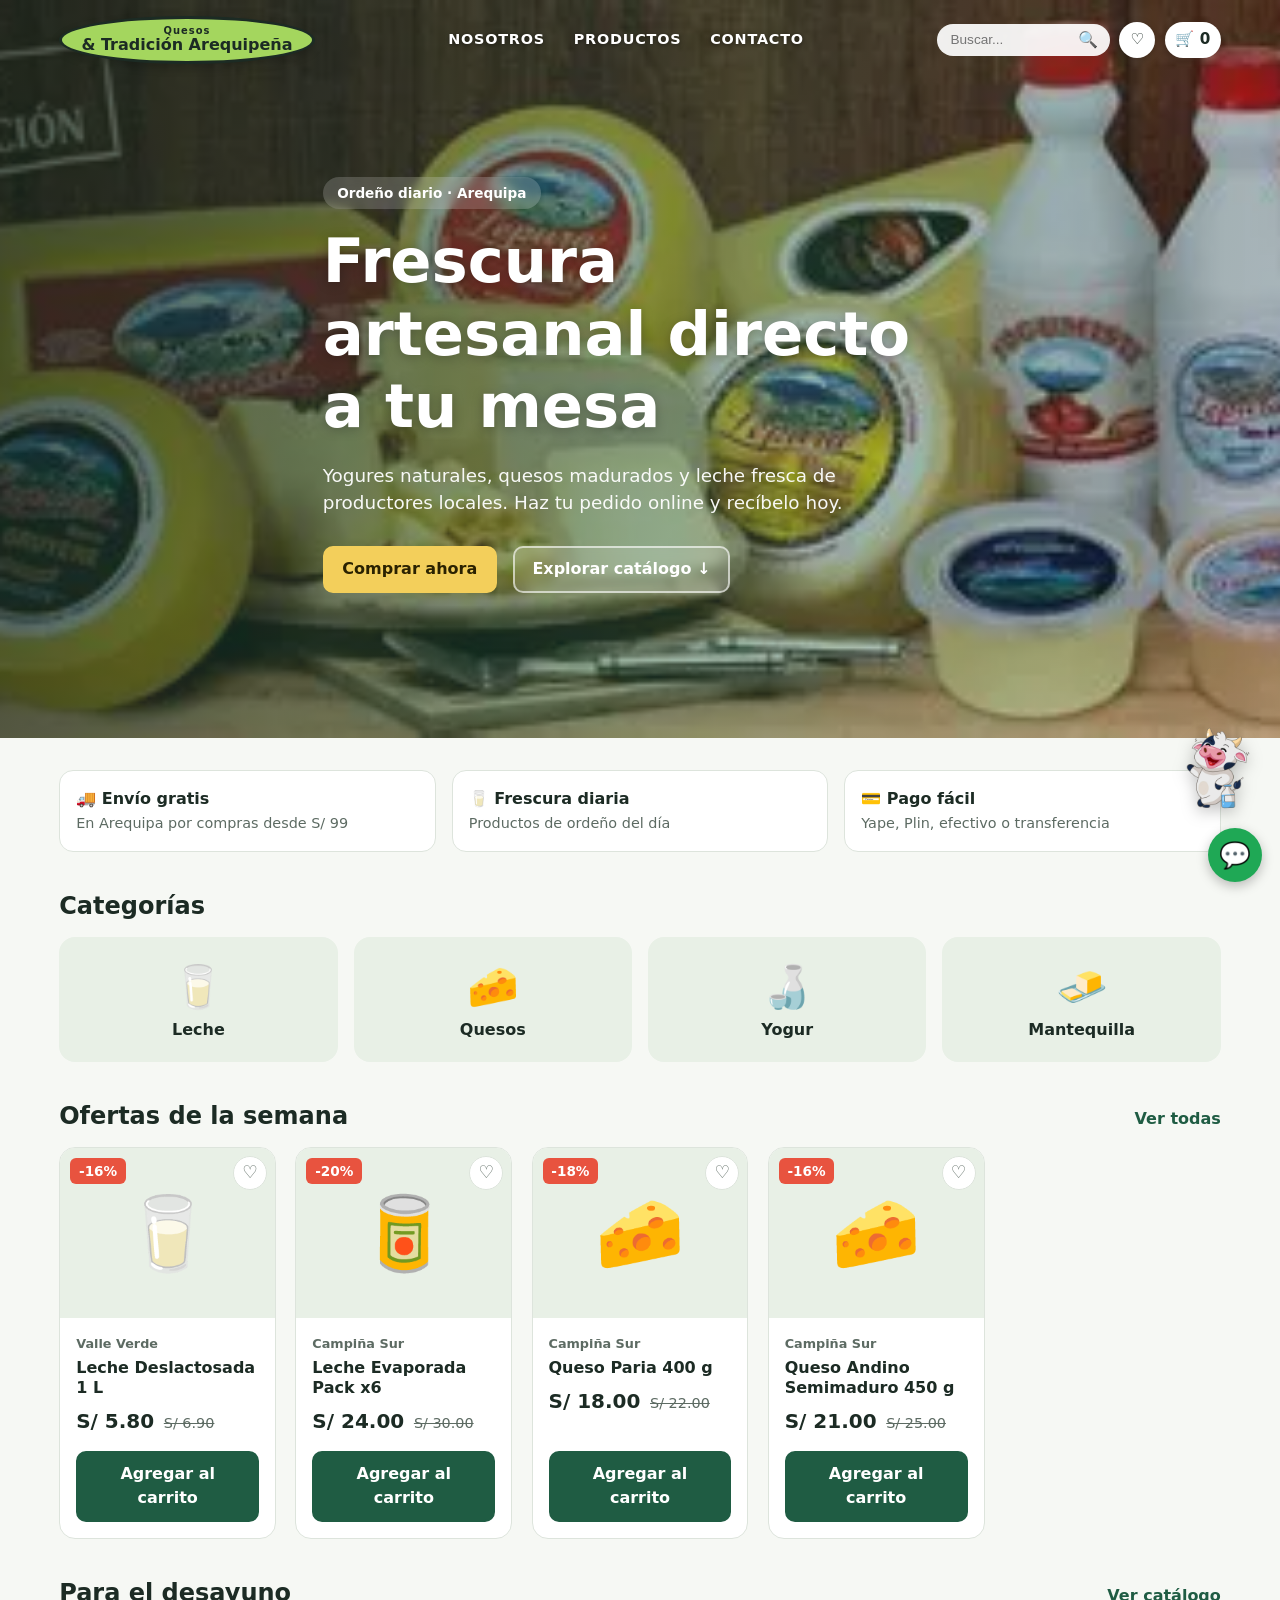
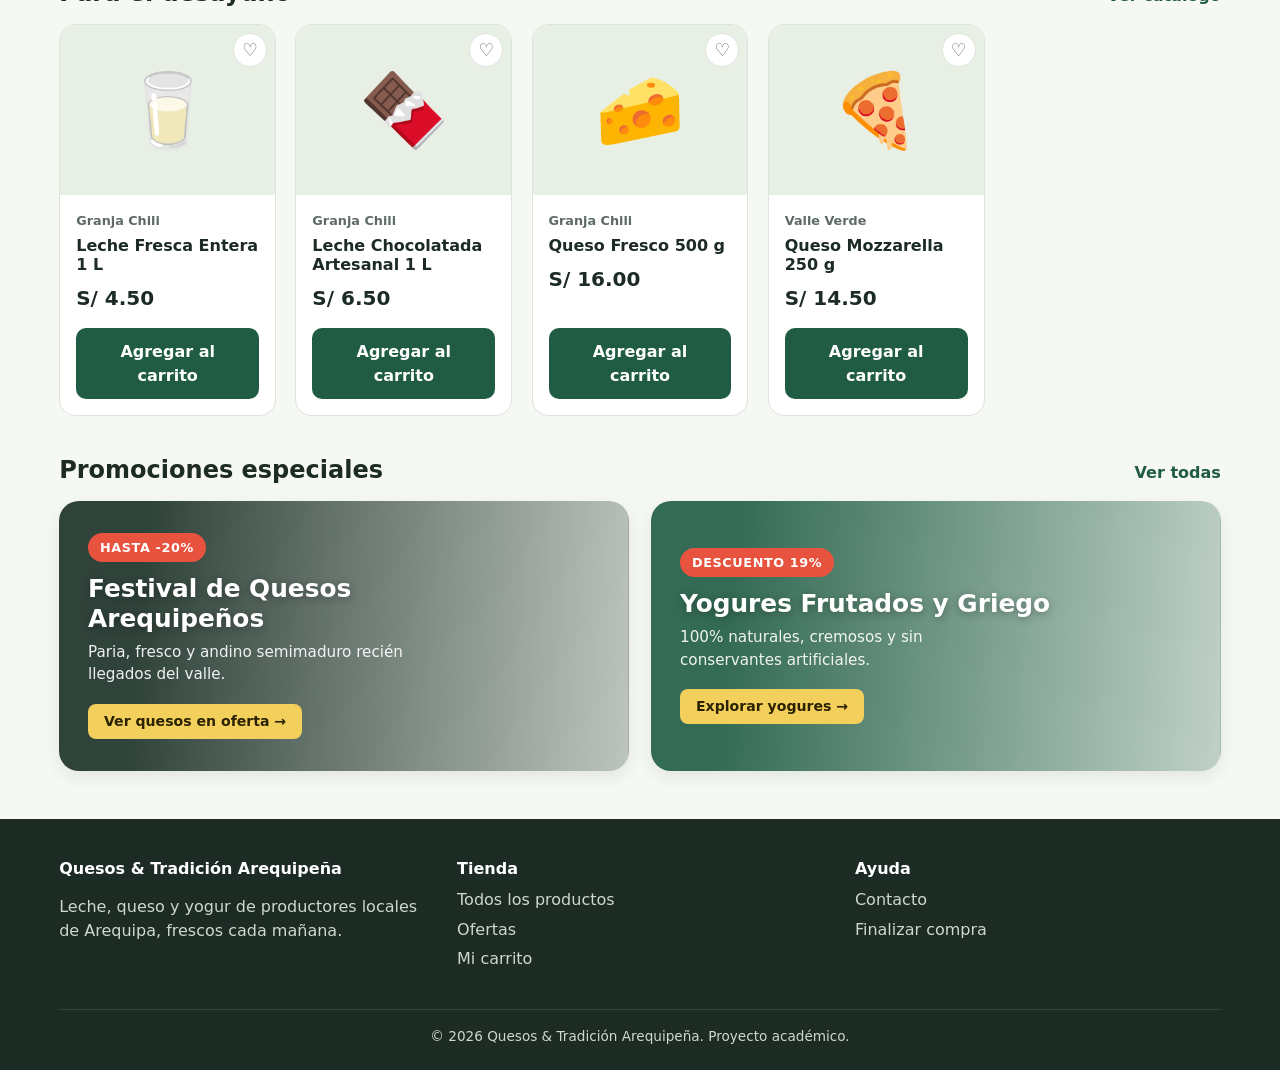
<file: index.html>
<!DOCTYPE html>
<html lang="es">
<head>
  <meta charset="UTF-8">
  <meta name="viewport" content="width=device-width, initial-scale=1">
  <title>Quesos & Tradición Arequipeña | Productos lácteos frescos de Arequipa</title>
  <link rel="stylesheet" href="css/style.css">
</head>
<body class="home">
  <div id="header"></div>

  <!-- HERO DE ANCHO COMPLETO (Estilo editorial) -->
  <section class="hero-full" id="hero-banner">
    <div class="hero-overlay"></div>
    <div class="container hero-content">
      <span class="hero-badge">Ordeño diario · Arequipa</span>
      <h1>Frescura artesanal directo a tu mesa</h1>
      <p>Yogures naturales, quesos madurados y leche fresca de productores locales. Haz tu pedido online y recíbelo hoy.</p>
      <div class="hero-btns">
        <a class="btn btn-butter" href="productos.html">Comprar ahora</a>
        <a class="btn btn-glass" href="#tienda">Explorar catálogo ↓</a>
      </div>
    </div>
  </section>

  <!-- AQUÍ COMIENZA LA EXPERIENCIA E-COMMERCE -->
  <main class="container" id="tienda">
    <section class="beneficios">
      <div class="beneficio"><b>🚚 Envío gratis</b><span>En Arequipa por compras desde S/ 99</span></div>
      <div class="beneficio"><b>🥛 Frescura diaria</b><span>Productos de ordeño del día</span></div>
      <div class="beneficio"><b>💳 Pago fácil</b><span>Yape, Plin, efectivo o transferencia</span></div>
    </section>

    <section class="seccion">
      <div class="seccion-head"><h2>Categorías</h2></div>
      <div class="categorias" id="categorias"></div>
    </section>

    <section class="seccion">
      <div class="seccion-head">
        <h2>Ofertas de la semana</h2>
        <a href="productos.html?oferta=1">Ver todas</a>
      </div>
      <div class="grid" id="ofertas"></div>
    </section>

    <section class="seccion">
      <div class="seccion-head">
        <h2>Para el desayuno</h2>
        <a href="productos.html">Ver catálogo</a>
      </div>
      <div class="grid" id="destacados"></div>
    </section>

    <!-- NUEVA SECCIÓN: BANNERS DE PROMOCIONES -->
    <section class="seccion">
      <div class="seccion-head">
        <h2>Promociones especiales</h2>
        <a href="productos.html?oferta=1">Ver todas</a>
      </div>

      <div class="promos-grid">
        <!-- Promo 1 -->
        <a class="promo-card" href="productos.html?cat=Quesos" style="background-image: linear-gradient(95deg, rgba(20, 42, 32, 0.88) 15%, rgba(20, 42, 32, 0.25) 100%), url('https://images.unsplash.com/photo-1486297678162-eb2a19b0a32d?auto=format&fit=crop&w=900&q=80');">
          <span class="promo-dscto">HASTA -20%</span>
          <h3>Festival de Quesos Arequipeños</h3>
          <p>Paria, fresco y andino semimaduro recién llegados del valle.</p>
          <span class="promo-cta">Ver quesos en oferta →</span>
        </a>

        <!-- Promo 2 -->
        <a class="promo-card" href="productos.html?cat=Yogur" style="background-image: linear-gradient(95deg, rgba(31, 92, 67, 0.9) 15%, rgba(31, 92, 67, 0.25) 100%), url('https://images.unsplash.com/photo-1488477181946-6428a0291777?auto=format&fit=crop&w=900&q=80');">
          <span class="promo-dscto">DESCUENTO 19%</span>
          <h3>Yogures Frutados y Griego</h3>
          <p>100% naturales, cremosos y sin conservantes artificiales.</p>
          <span class="promo-cta">Explorar yogures →</span>
        </a>
      </div>
    </section>
  </main>

  <div id="footer"></div>

  <script src="js/app.js"></script>
  <script src="js/inicio.js"></script>
</body>
</html>
</file>
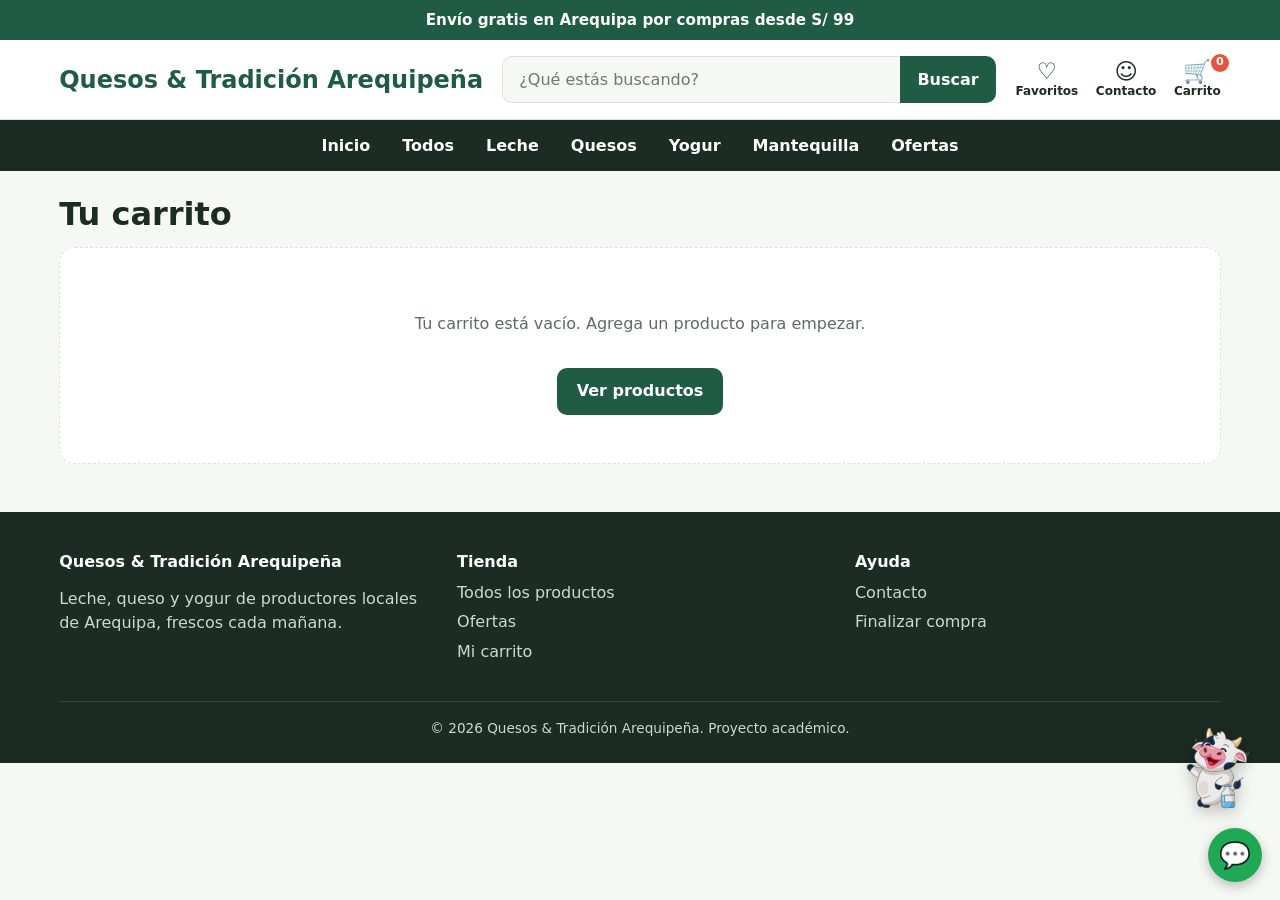
<file: carrito.html>
<!DOCTYPE html>
<html lang="es">
<head>
  <meta charset="UTF-8">
  <meta name="viewport" content="width=device-width, initial-scale=1">
  <title>Carrito | Quesos & Tradición Arequipeña </title>
  <link rel="stylesheet" href="css/style.css">
</head>
<body>
  <div id="header"></div>

  <main class="container">
    <h1 class="titulo-pagina">Tu carrito</h1>
    <div id="carrito"></div>
  </main>

  <div id="footer"></div>

  <script src="js/app.js"></script>
  <script src="js/carrito.js"></script>
</body>
</html>
</file>
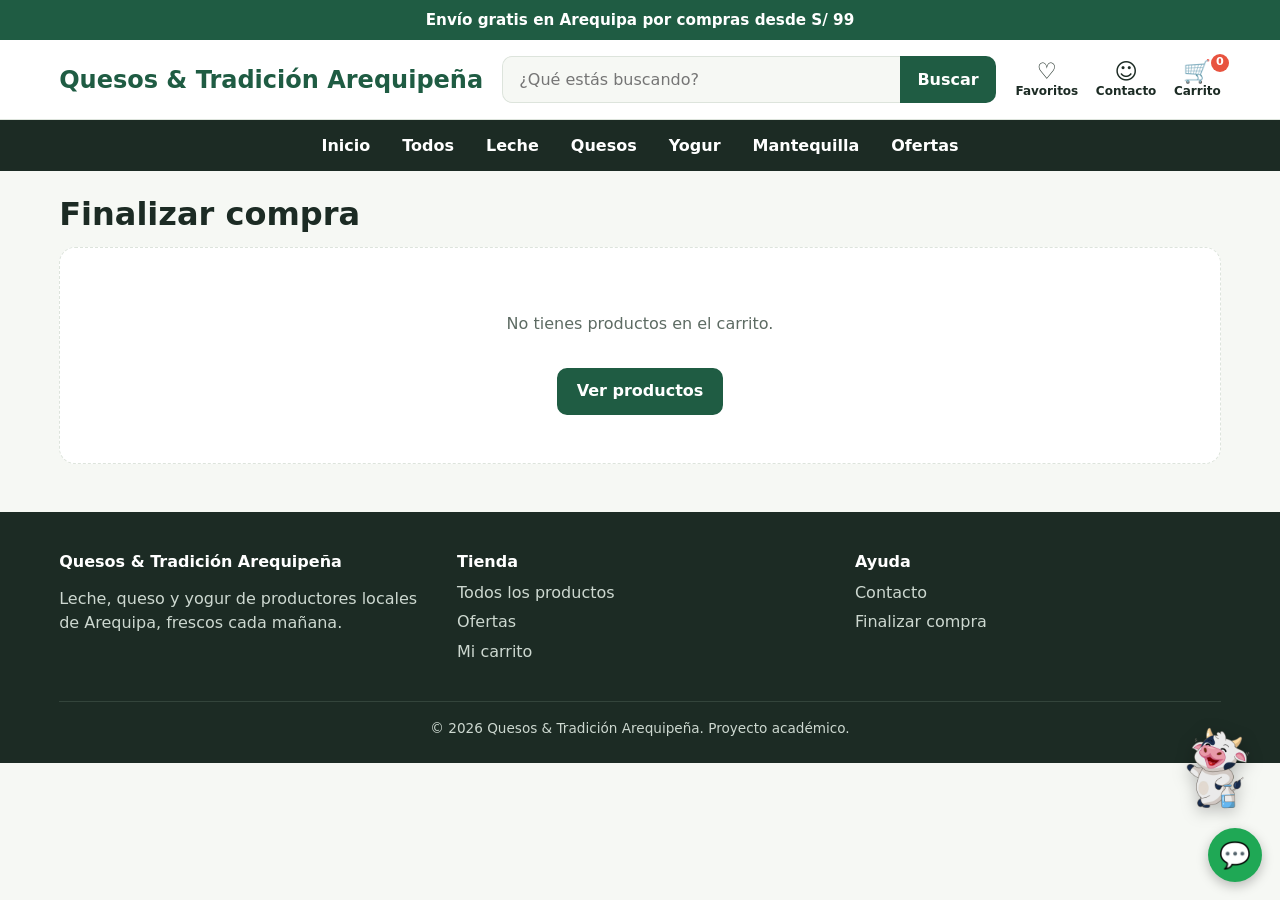
<file: checkout.html>
<!DOCTYPE html>
<html lang="es">
<head>
  <meta charset="UTF-8">
  <meta name="viewport" content="width=device-width, initial-scale=1">
  <title>Finalizar compra | Quesos & Tradición Arequipeña </title>
  <link rel="stylesheet" href="css/style.css">
</head>
<body>
  <div id="header"></div>

  <main class="container">
    <h1 class="titulo-pagina">Finalizar compra</h1>
    <div id="checkout"></div>
  </main>

  <div id="footer"></div>

  <script src="js/app.js"></script>
  <script src="js/checkout.js"></script>
</body>
</html>
</file>
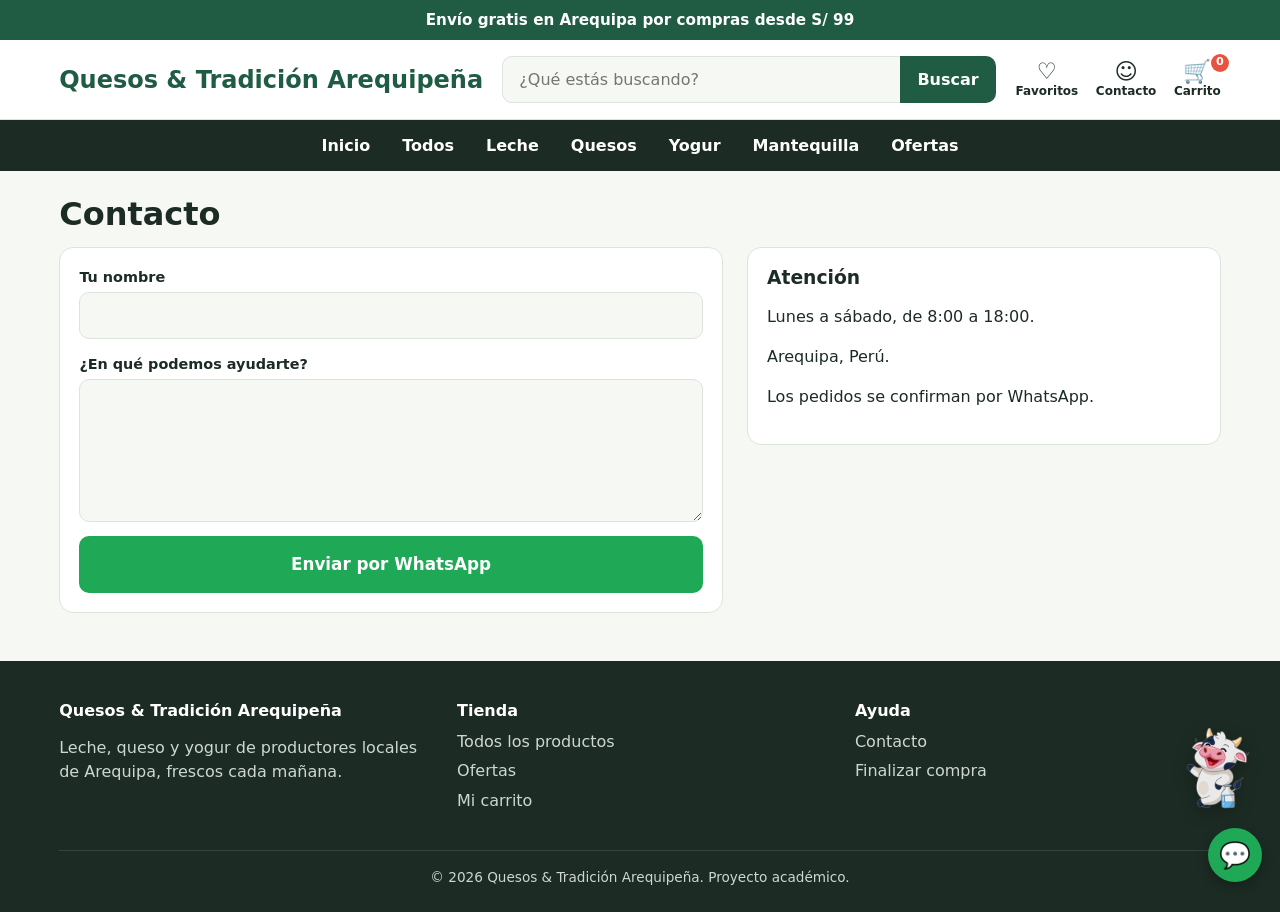
<file: contacto.html>
<!DOCTYPE html>
<html lang="es">
<head>
  <meta charset="UTF-8">
  <meta name="viewport" content="width=device-width, initial-scale=1">
  <title>Contacto | Quesos & Tradición Arequipeña </title>
  <link rel="stylesheet" href="css/style.css">
</head>
<body>
  <div id="header"></div>

  <main class="container">
    <h1 class="titulo-pagina">Contacto</h1>
    <div class="checkout">
      <form class="form-box" id="form-contacto">
        <div class="campo">
          <label for="nombre">Tu nombre</label>
          <input id="nombre" required>
        </div>
        <div class="campo">
          <label for="mensaje">¿En qué podemos ayudarte?</label>
          <textarea id="mensaje" rows="5" required></textarea>
        </div>
        <button class="btn btn-wa" type="submit">Enviar por WhatsApp</button>
      </form>

      <aside class="resumen">
        <h3>Atención</h3>
        <p>Lunes a sábado, de 8:00 a 18:00.</p>
        <p>Arequipa, Perú.</p>
        <p>Los pedidos se confirman por WhatsApp.</p>
      </aside>
    </div>
  </main>

  <div id="footer"></div>

  <script src="js/app.js"></script>
  <script>
    document.getElementById("form-contacto").addEventListener("submit", e => {
      e.preventDefault();
      const nombre = document.getElementById("nombre").value;
      const mensaje = document.getElementById("mensaje").value;
      const texto = `Hola, soy ${nombre}. ${mensaje}`;
      window.open(`https://wa.me/${WHATSAPP}?text=${encodeURIComponent(texto)}`, "_blank");
    });
  </script>
</body>
</html>
</file>
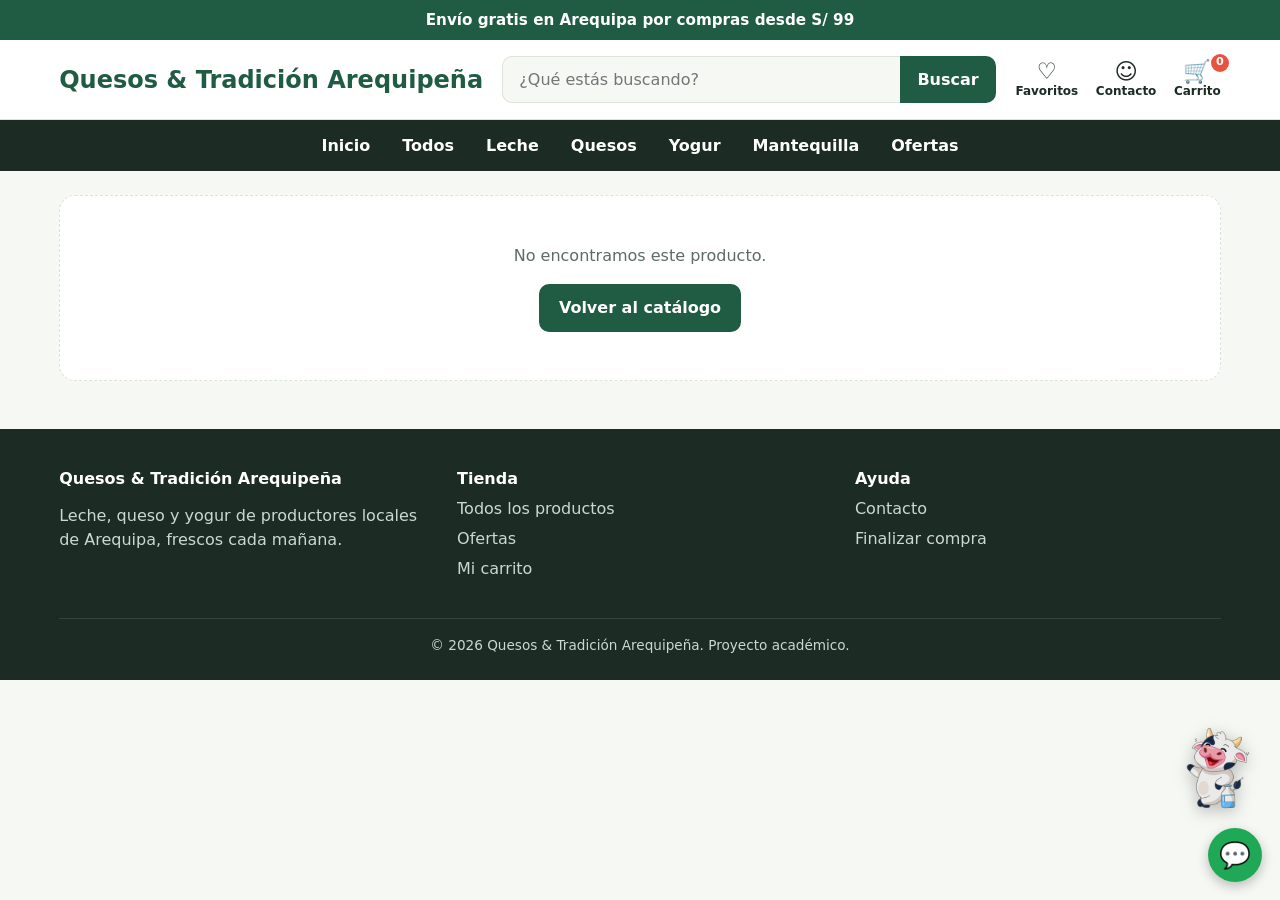
<file: producto.html>
<!DOCTYPE html>
<html lang="es">
<head>
  <meta charset="UTF-8">
  <meta name="viewport" content="width=device-width, initial-scale=1">
  <title>Producto | Quesos & Tradición Arequipeña </title>
  <link rel="stylesheet" href="css/style.css">
</head>
<body>
  <div id="header"></div>

  <main class="container">
    <div id="detalle"></div>
    <div id="relacionados"></div>
  </main>

  <div id="footer"></div>

  <script src="js/app.js"></script>
  <script src="js/producto.js"></script>
</body>
</html>
</file>
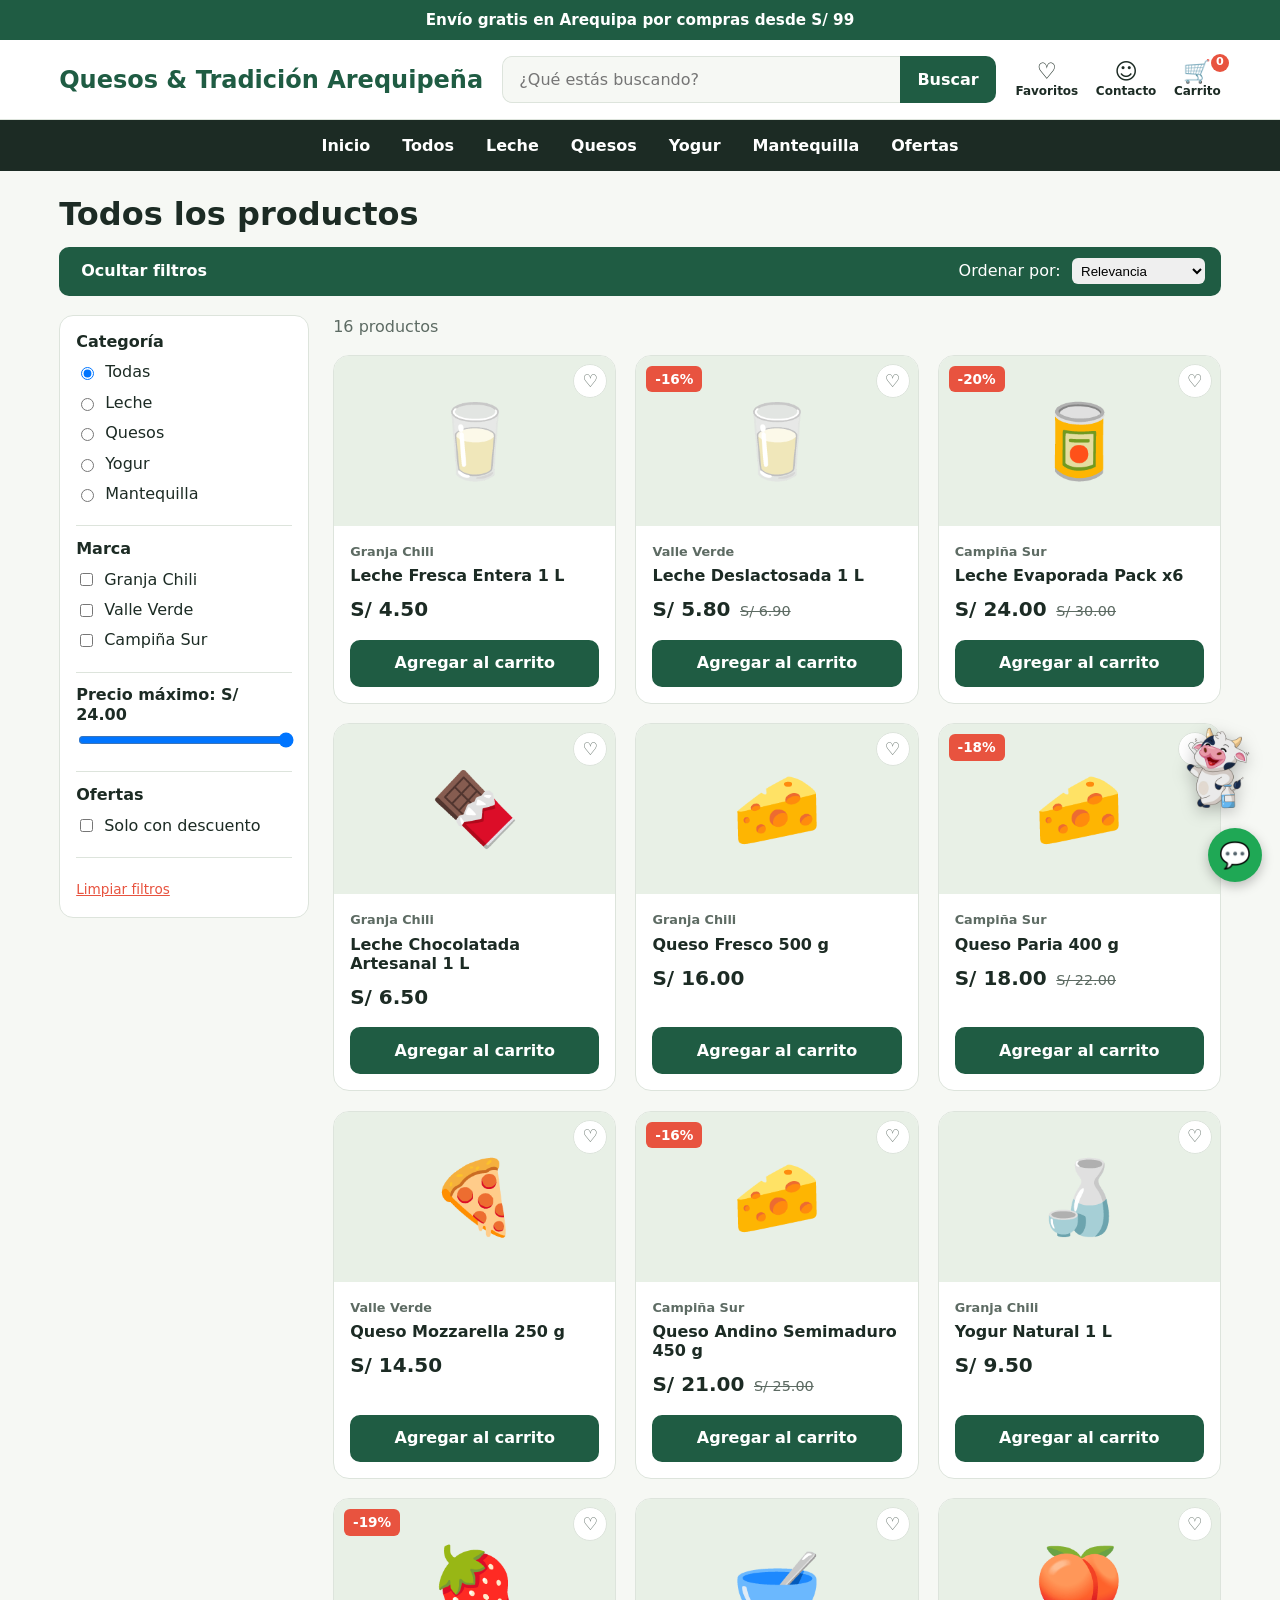
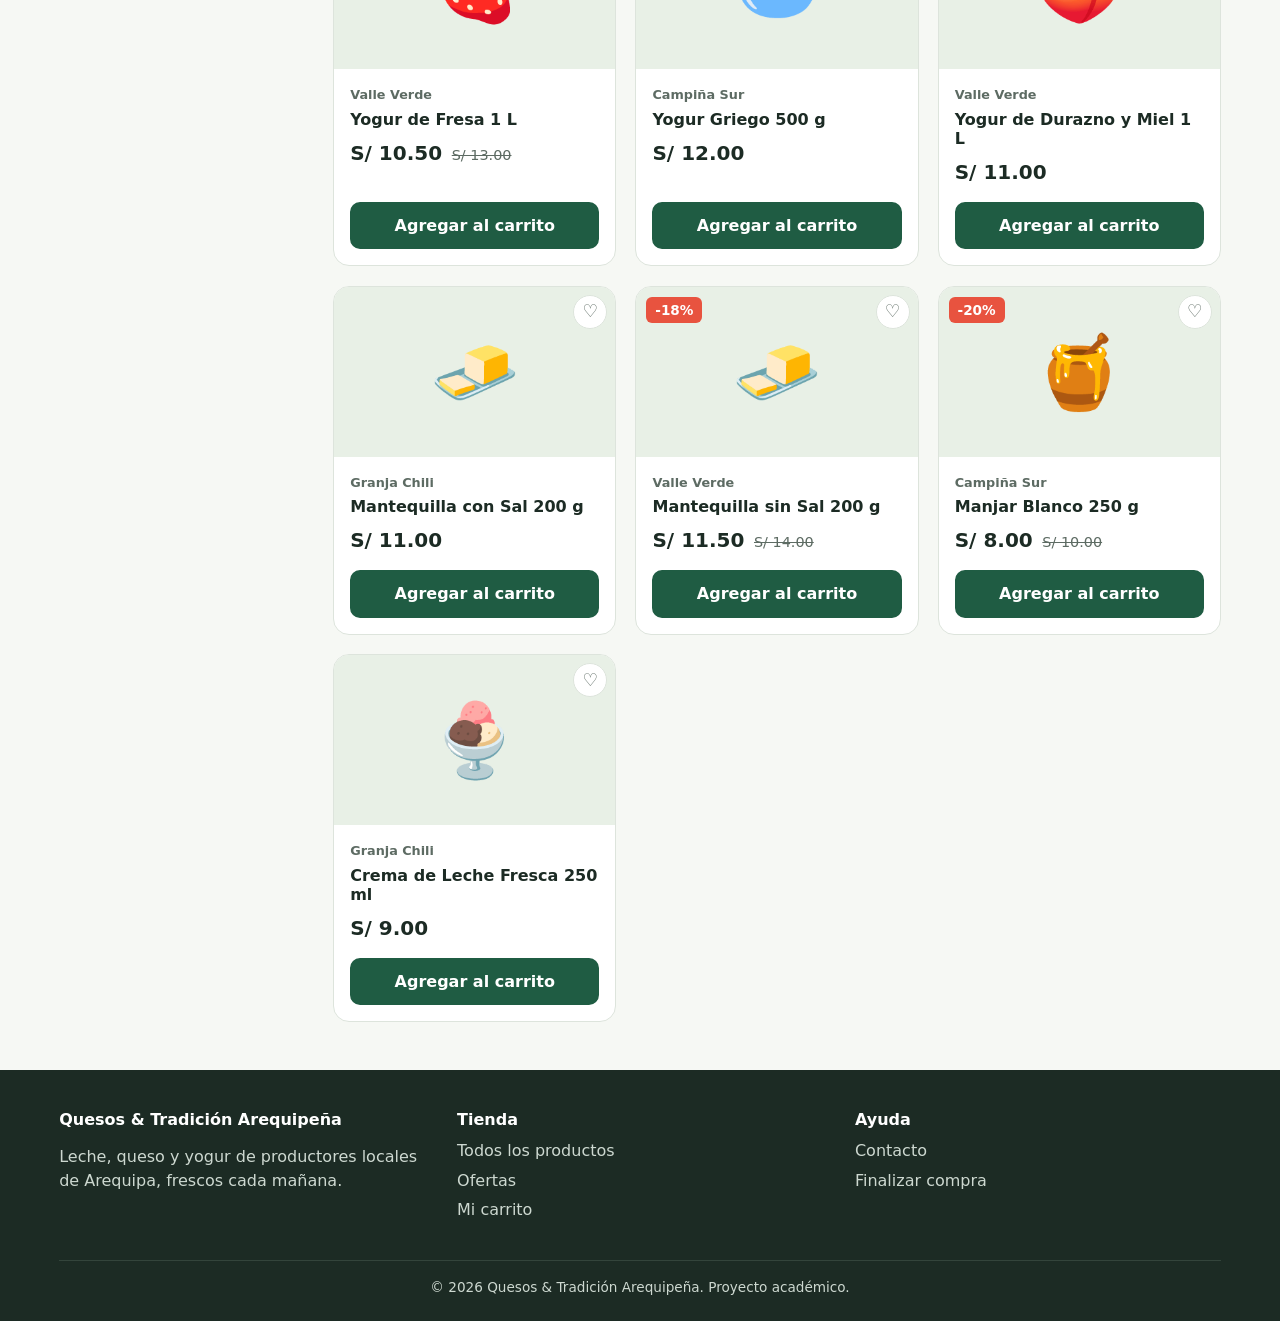
<file: productos.html>
<!DOCTYPE html>
<html lang="es">
<head>
  <meta charset="UTF-8">
  <meta name="viewport" content="width=device-width, initial-scale=1">
  <title>Productos | Quesos & Tradición Arequipeña </title>
  <link rel="stylesheet" href="css/style.css">
</head>
<body>
  <div id="header"></div>

  <main class="container">
    <h1 class="titulo-pagina" id="titulo">Todos los productos</h1>

    <div class="toolbar">
      <button class="toolbar-btn" id="toggle-filtros" type="button">Ocultar filtros</button>
      <label>
        Ordenar por:
        <select id="orden">
          <option value="relevancia">Relevancia</option>
          <option value="menor">Menor precio</option>
          <option value="mayor">Mayor precio</option>
          <option value="descuento">Mayor descuento</option>
          <option value="nombre">Nombre (A-Z)</option>
        </select>
      </label>
    </div>

    <div class="catalogo" id="catalogo">
      <aside class="filtros" id="filtros"></aside>
      <div>
        <p class="conteo" id="conteo"></p>
        <div class="grid" id="grid"></div>
      </div>
    </div>
  </main>

  <div id="footer"></div>

  <script src="js/app.js"></script>
  <script src="js/productos.js"></script>
</body>
</html>
</file>
<file: css/style.css>
:root {
  --bg: #f6f8f4;
  --surface: #ffffff;
  --ink: #1c2b24;
  --muted: #5d6b63;
  --green: #1f5c43;
  --green-ink: #ffffff;
  --butter: #f3cf5b;
  --line: #dde4dc;
  --tile: #e8f0e6;
  --sale: #e8533f;
}

* { box-sizing: border-box; }
body {
  margin: 0;
  background: var(--bg);
  color: var(--ink);
  font-family: system-ui, -apple-system, "Segoe UI", sans-serif;
  line-height: 1.5;
}
a { color: inherit; text-decoration: none; }
button { font: inherit; cursor: pointer; }
h1, h2, h3, h4 { line-height: 1.2; margin: 0; }
.container { max-width: 1200px; margin: 0 auto; padding: 0 1.2rem; }

/* ---------- Botones ---------- */
.btn {
  display: inline-block;
  background: var(--green);
  color: var(--green-ink);
  border: 2px solid var(--green);
  border-radius: 10px;
  padding: .6rem 1.1rem;
  font-weight: 700;
  text-align: center;
}
.btn:hover { filter: brightness(1.1); }
.btn:disabled { opacity: .5; cursor: not-allowed; }
.btn-outline { background: transparent; color: var(--green); }
.btn-wa { background: #1fa855; border-color: #1fa855; color: #fff; width: 100%; padding: .85rem; font-size: 1.05rem; }
.btn-block { width: 100%; }
.btn-butter { background: var(--butter); border-color: var(--butter); color: #2a2200; }
.btn-glass {
  background: rgba(255,255,255,.15);
  border-color: rgba(255,255,255,.6);
  color: #fff;
  backdrop-filter: blur(4px);
}
.btn-glass:hover { background: #fff; color: var(--ink); }
.link { background: none; border: 0; color: var(--sale); padding: 0; font-size: .85rem; text-decoration: underline; }

/* ---------- Barra promocional ---------- */
.promo {
  background: var(--green);
  color: var(--green-ink);
  text-align: center;
  padding: .55rem 1rem;
  font-weight: 600;
  font-size: .95rem;
}

/* ---------- Header ---------- */
.header { background: var(--surface); border-bottom: 1px solid var(--line); }
.header-top {
  display: flex;
  align-items: center;
  gap: 1.2rem;
  padding: 1rem 1.2rem;
  max-width: 1200px;
  margin: 0 auto;
}
.logo { font-weight: 800; font-size: 1.5rem; color: var(--green); white-space: nowrap; }
.search { flex: 1; display: flex; }
.search input {
  flex: 1;
  border: 1px solid var(--line);
  border-right: 0;
  border-radius: 10px 0 0 10px;
  padding: .65rem 1rem;
  font: inherit;
  background: var(--bg);
  color: var(--ink);
  min-width: 0;
}
.search button {
  border: 0;
  background: var(--green);
  color: var(--green-ink);
  padding: 0 1.1rem;
  border-radius: 0 10px 10px 0;
  font-weight: 700;
}
.actions { display: flex; gap: 1.1rem; align-items: center; }
.actions a {
  display: flex;
  flex-direction: column;
  align-items: center;
  font-size: .75rem;
  font-weight: 600;
  position: relative;
}
.actions .icon { font-size: 1.4rem; line-height: 1; }
.badge {
  position: absolute;
  top: -6px;
  right: -8px;
  background: var(--sale);
  color: #fff;
  border-radius: 999px;
  min-width: 18px;
  height: 18px;
  font-size: .7rem;
  display: grid;
  place-items: center;
  padding: 0 4px;
}

/* ---------- Header Transparente (Portada) ---------- */
.header-transparent {
  position: fixed;
  top: 0; left: 0; right: 0;
  z-index: 100;
  padding: 1rem 0;
  transition: background .25s, padding .25s, box-shadow .25s;
}
.header-transparent.scrolled {
  background: rgba(28, 43, 36, 0.95);
  backdrop-filter: blur(8px);
  padding: .65rem 0;
  box-shadow: 0 4px 16px rgba(0,0,0,.18);
}
.header-overlay-inner {
  display: flex;
  align-items: center;
  justify-content: space-between;
  gap: 1.2rem;
}
.logo-pill {
  background: #a4d65e;
  color: #1c2b24;
  border: 3px solid #1c2b24;
  border-radius: 50%;
  padding: .45rem 1.2rem;
  text-align: center;
  line-height: 1.05;
  display: inline-flex;
  flex-direction: column;
  box-shadow: 0 4px 10px rgba(0,0,0,.2);
}
.logo-pill small { font-size: .62rem; font-weight: 800; letter-spacing: 1px; }
.logo-pill strong { font-size: 1rem; font-weight: 900; }

.nav-overlay { display: flex; gap: 1.8rem; }
.nav-overlay a {
  color: #fff;
  font-weight: 700;
  font-size: .9rem;
  letter-spacing: .8px;
  text-shadow: 0 1px 4px rgba(0,0,0,.5);
}
.nav-overlay a:hover { color: var(--butter); }

.overlay-actions { display: flex; align-items: center; gap: .6rem; }
.search-mini {
  display: flex;
  background: rgba(255,255,255,.92);
  border-radius: 999px;
  padding: .25rem .7rem;
}
.search-mini input {
  border: 0; background: transparent; outline: none;
  width: 130px; font-size: .85rem; color: var(--ink);
}
.search-mini button { border: 0; background: transparent; padding: 0; }

.icon-circle {
  background: #fff;
  color: var(--ink);
  height: 36px; min-width: 36px;
  border-radius: 999px;
  display: inline-flex; align-items: center; justify-content: center;
  font-weight: 700; font-size: .95rem;
  padding: 0 .65rem; gap: .35rem;
  box-shadow: 0 2px 8px rgba(0,0,0,.15);
}

/* ---------- Menú ---------- */
.nav { background: var(--ink); }
.nav ul {
  list-style: none;
  margin: 0 auto;
  padding: 0 1.2rem;
  max-width: 1200px;
  display: flex;
  gap: 2rem;
  justify-content: center;
  overflow-x: auto;
}
.nav a { display: block; color: #fff; padding: .85rem 0; font-weight: 600; white-space: nowrap; }
.nav a:hover { color: var(--butter); }

/* ---------- Footer ---------- */
.footer { background: var(--ink); color: #cdd8d0; margin-top: 3rem; padding: 2.5rem 0 1.5rem; }
.footer-grid { display: grid; gap: 2rem; grid-template-columns: repeat(auto-fit, minmax(200px, 1fr)); }
.footer h4 { color: #fff; margin: 0 0 .6rem; }
.footer ul { list-style: none; margin: 0; padding: 0; }
.footer li { margin-bottom: .35rem; }
.footer a:hover { color: var(--butter); }
.copy { border-top: 1px solid #33443b; margin-top: 2rem; padding-top: 1rem; font-size: .85rem; text-align: center; }

.wa-float {
  position: fixed; right: 18px; bottom: 18px;
  background: #1fa855; color: #fff;
  width: 54px; height: 54px; border-radius: 50%;
  display: grid; place-items: center; font-size: 1.6rem;
  box-shadow: 0 4px 12px rgba(0,0,0,.25); z-index: 50;
}

/* ---------- Aviso (toast) ---------- */
#toast {
  position: fixed; left: 50%; bottom: 90px;
  transform: translateX(-50%) translateY(20px);
  background: var(--ink); color: #fff;
  padding: .7rem 1.2rem; border-radius: 10px;
  opacity: 0; pointer-events: none;
  transition: opacity .2s, transform .2s; z-index: 60;
}
#toast.show { opacity: 1; transform: translateX(-50%) translateY(0); }

/* ---------- Tarjetas de producto ---------- */
.grid { display: grid; gap: 1.2rem; grid-template-columns: repeat(auto-fill, minmax(215px, 1fr)); }
.card {
  position: relative;
  background: var(--surface);
  border: 1px solid var(--line);
  border-radius: 16px;
  overflow: hidden;
  display: flex;
  flex-direction: column;
}
.pic { position: relative; display: grid; place-items: center; background: var(--tile); height: 170px; overflow: hidden; }
.pic img { width: 100%; height: 100%; object-fit: cover; }
.emoji { font-size: 4.5rem; }
.tag {
  position: absolute; top: 10px; left: 10px;
  background: var(--sale); color: #fff;
  font-weight: 700; font-size: .85rem;
  padding: .2rem .55rem; border-radius: 6px;
  z-index: 2;
}
.fav {
  position: absolute; top: 8px; right: 8px;
  width: 34px; height: 34px; border-radius: 50%;
  background: #fff; border: 1px solid var(--line);
  font-size: 1.1rem; color: var(--muted); z-index: 2;
}
.fav.on { color: var(--sale); }
.info { padding: 1rem; display: flex; flex-direction: column; gap: .35rem; flex: 1; }
.marca { color: var(--muted); font-weight: 700; font-size: .8rem; }
.info h3 { font-size: 1rem; font-weight: 600; }
.precio { margin: .2rem 0 .6rem; display: flex; gap: .6rem; align-items: baseline; }
.precio b { font-size: 1.25rem; }
.precio s { color: var(--muted); font-size: .9rem; }
.precio.grande b { font-size: 2rem; }
.info .btn { margin-top: auto; }

/* ---------- Secciones ---------- */
.seccion { margin-top: 2.5rem; }
.seccion-head { display: flex; justify-content: space-between; align-items: baseline; margin-bottom: 1rem; }
.seccion-head a { color: var(--green); font-weight: 700; }
.vacio {
  text-align: center; padding: 3rem 1rem; color: var(--muted);
  background: var(--surface); border: 1px dashed var(--line); border-radius: 16px;
}
.vacio .btn { margin-top: 1rem; }

/* ---------- Hero Banner Portada (100% ancho) ---------- */
.hero-full {
  position: relative;
  min-height: 82vh;
  display: flex;
  align-items: center;
  background:
    linear-gradient(105deg, rgba(20, 42, 32, 0.78) 0%, rgba(31, 92, 67, 0.45) 55%, rgba(20, 42, 32, 0.25) 100%),
    url('../img/portada.webp');
  background-size: cover;
  background-position: center;
  color: #fff;
  padding: 6rem 0 4rem;
}
.hero-content { position: relative; z-index: 2; max-width: 1200px; }
.hero-badge {
  display: inline-block;
  background: rgba(255,255,255,.18);
  backdrop-filter: blur(4px);
  padding: .35rem .9rem;
  border-radius: 999px;
  font-size: .85rem;
  font-weight: 700;
  margin-bottom: 1rem;
}
.hero-content h1 {
  font-size: clamp(2.2rem, 5vw, 3.8rem);
  max-width: 15ch;
  margin-bottom: 1rem;
  text-shadow: 0 2px 12px rgba(0,0,0,.25);
}
.hero-content p {
  max-width: 46ch;
  font-size: 1.15rem;
  opacity: .95;
  margin-bottom: 1.8rem;
}
.hero-btns { display: flex; gap: 1rem; flex-wrap: wrap; }

/* ---------- Inicio (Bloques E-commerce) ---------- */
.beneficios { display: grid; gap: 1rem; grid-template-columns: repeat(auto-fit, minmax(220px, 1fr)); margin-top: 2rem; }
.beneficio { background: var(--surface); border: 1px solid var(--line); border-radius: 14px; padding: 1rem; }
.beneficio b { display: block; }
.beneficio span { color: var(--muted); font-size: .9rem; }
.categorias { display: grid; gap: 1rem; grid-template-columns: repeat(auto-fit, minmax(140px, 1fr)); }
.cat {
  background: var(--tile); border-radius: 16px; padding: 1.2rem 1rem;
  text-align: center; font-weight: 700;
}
.cat span { display: block; font-size: 2.6rem; }
.cat:hover { background: var(--butter); }

/* ---------- Catálogo ---------- */
.titulo-pagina { margin: 1.5rem 0 .8rem; }
.toolbar {
  display: flex; justify-content: space-between; align-items: center;
  background: var(--green); color: #fff;
  padding: .7rem 1rem; border-radius: 10px; margin-bottom: 1.2rem;
}
.toolbar-btn { background: none; border: 0; color: #fff; font-weight: 700; }
.toolbar select { margin-left: .4rem; padding: .3rem; border-radius: 6px; border: 0; }
.catalogo { display: grid; grid-template-columns: 250px 1fr; gap: 1.5rem; align-items: start; }
.catalogo.sin-filtros { grid-template-columns: 1fr; }
.catalogo.sin-filtros .filtros { display: none; }
.filtros { background: var(--surface); border: 1px solid var(--line); border-radius: 14px; padding: 1rem; }
.filtros h4 { margin: 1rem 0 .4rem; padding-top: .8rem; border-top: 1px solid var(--line); }
.filtros h4:first-child { margin-top: 0; padding-top: 0; border-top: 0; }
.filtros label { display: flex; gap: .5rem; align-items: center; padding: .2rem 0; cursor: pointer; }
.filtros input[type=range] { width: 100%; }
.conteo { color: var(--muted); margin: 0 0 1rem; }

/* ---------- Detalle ---------- */
.migas { color: var(--muted); margin: 1.2rem 0; font-size: .9rem; }
.migas a { color: var(--green); font-weight: 600; }
.detalle { display: grid; grid-template-columns: 1fr 1fr; gap: 2rem; }
.detalle-pic {
  position: relative; background: var(--tile); border-radius: 20px;
  display: grid; place-items: center; font-size: 9rem; min-height: 360px; overflow: hidden;
}
.detalle-pic img { width: 100%; height: 100%; object-fit: cover; border-radius: 20px; }
.detalle h1 { margin: .3rem 0 .8rem; }
.stock { color: var(--green); font-weight: 600; }
.qty { display: inline-flex; align-items: center; border: 1px solid var(--line); border-radius: 10px; background: var(--surface); }
.qty button { width: 36px; height: 36px; border: 0; background: none; font-size: 1.2rem; }
.qty button:disabled { opacity: .3; cursor: not-allowed; }
.qty span { min-width: 36px; text-align: center; font-weight: 700; }
.acciones { display: flex; gap: .8rem; flex-wrap: wrap; margin-top: 1.2rem; align-items: center; }

/* ---------- Carrito ---------- */
.carrito { display: grid; grid-template-columns: 2fr 1fr; gap: 1.5rem; align-items: start; }
.linea {
  display: grid; grid-template-columns: 70px 1fr auto auto; gap: 1rem; align-items: center;
  background: var(--surface); border: 1px solid var(--line); border-radius: 14px;
  padding: .8rem; margin-bottom: .8rem;
}
.mini { background: var(--tile); border-radius: 12px; font-size: 2.2rem; display: grid; place-items: center; height: 70px; overflow: hidden; }
.mini img { width: 100%; height: 100%; object-fit: cover; border-radius: 12px; }
.sub { text-align: right; }
.resumen { background: var(--surface); border: 1px solid var(--line); border-radius: 14px; padding: 1.2rem; }
.resumen h3 { margin-bottom: .8rem; }
.fila { display: flex; justify-content: space-between; padding: .3rem 0; }
.fila.total { border-top: 1px solid var(--line); margin-top: .5rem; padding-top: .8rem; font-size: 1.25rem; font-weight: 800; }
.aviso { background: var(--tile); border-radius: 10px; padding: .6rem .8rem; font-size: .9rem; margin: .8rem 0; }

/* ---------- Formularios (checkout y contacto) ---------- */
.checkout { display: grid; grid-template-columns: 1.4fr 1fr; gap: 1.5rem; align-items: start; }
.form-box { background: var(--surface); border: 1px solid var(--line); border-radius: 14px; padding: 1.2rem; }
.campo { display: flex; flex-direction: column; gap: .25rem; margin-bottom: .9rem; }
.campo label { font-weight: 600; font-size: .9rem; }
.campo input, .campo select, .campo textarea {
  border: 1px solid var(--line); border-radius: 10px;
  padding: .65rem .8rem; font: inherit; background: var(--bg); color: var(--ink);
}
.dos { display: grid; grid-template-columns: 1fr 1fr; gap: .9rem; }

/* ---------- Banners de Promociones ---------- */
.promos-grid {
  display: grid;
  grid-template-columns: repeat(auto-fit, minmax(320px, 1fr));
  gap: 1.4rem;
}

.promo-card {
  position: relative;
  min-height: 230px;
  border-radius: 20px;
  padding: 2rem 1.8rem;
  background-size: cover;
  background-position: center;
  color: #fff;
  display: flex;
  flex-direction: column;
  justify-content: center;
  align-items: flex-start;
  overflow: hidden;
  box-shadow: 0 6px 18px rgba(0, 0, 0, 0.08);
  transition: transform 0.25s ease, box-shadow 0.25s ease;
}

.promo-card:hover {
  transform: translateY(-4px);
  box-shadow: 0 12px 24px rgba(0, 0, 0, 0.16);
}

.promo-dscto {
  background: var(--sale);
  color: #fff;
  font-weight: 800;
  font-size: 0.8rem;
  letter-spacing: 0.6px;
  padding: 0.3rem 0.75rem;
  border-radius: 999px;
  margin-bottom: 0.75rem;
}

.promo-card h3 {
  font-size: 1.55rem;
  max-width: 22ch;
  margin-bottom: 0.45rem;
  text-shadow: 0 2px 8px rgba(0, 0, 0, 0.3);
}

.promo-card p {
  margin: 0 0 1.1rem;
  font-size: 0.95rem;
  max-width: 34ch;
  opacity: 0.92;
}

.promo-cta {
  background: var(--butter);
  color: #2a2200;
  font-weight: 700;
  font-size: 0.88rem;
  padding: 0.45rem 1rem;
  border-radius: 8px;
}
/* ---------- Mascota Vaquita Animada ---------- */
.mascota-box {
  position: fixed;
  right: 16px;
  bottom: 86px;
  z-index: 45;
  display: flex;
  flex-direction: column;
  align-items: flex-end;
  cursor: pointer;
  user-select: none;
}

.mascota-img {
  width: 115px;
  height: auto;
  filter: drop-shadow(0 4px 8px rgba(0, 0, 0, 0.25));
  transform-origin: bottom center;
  animation: saludo-vaquita 3.2s ease-in-out infinite;
  transition: transform .2s;
}

.mascota-box:hover .mascota-img {
  animation-play-state: paused;
  transform: scale(1.08) rotate(-4deg);
}

.mascota-globo {
  background: var(--surface);
  color: var(--ink);
  border: 2px solid var(--green);
  border-radius: 14px 14px 2px 14px;
  padding: .45rem .75rem;
  font-size: .78rem;
  font-weight: 700;
  max-width: 185px;
  text-align: center;
  box-shadow: 0 4px 12px rgba(0,0,0,.15);
  margin-bottom: 4px;
  opacity: 0;
  transform: translateY(6px);
  transition: opacity .25s, transform .25s;
  pointer-events: none;
}

.mascota-box:hover .mascota-globo,
.mascota-globo.visible {
  opacity: 1;
  transform: translateY(0);
}

@keyframes saludo-vaquita {
  0%, 100% { transform: rotate(0deg) translateY(0); }
  25%      { transform: rotate(-4deg) translateY(-4px); }
  50%      { transform: rotate(3deg) translateY(0); }
  75%      { transform: rotate(-2deg) translateY(-2px); }
}

@media (max-width: 1380px) {
  .mascota-img { width: 92px; }
}

/* ---------- Móvil ---------- */
@media (max-width: 800px) {
  .header-top { flex-wrap: wrap; }
  .search { order: 3; flex-basis: 100%; }
  .actions { margin-left: auto; }
  .nav ul { justify-content: flex-start; gap: 1.4rem; }
  .nav-overlay, .search-mini, .mascota-box { display: none; }
  .hero-full { min-height: 70vh; }
  .detalle, .carrito, .checkout, .catalogo { grid-template-columns: 1fr; }
  .linea { grid-template-columns: 60px 1fr; }
  .linea .qty, .linea .sub { grid-column: 2; text-align: left; }
  .dos { grid-template-columns: 1fr; }
  .detalle-pic { min-height: 240px; font-size: 6rem; }
}
</file>
